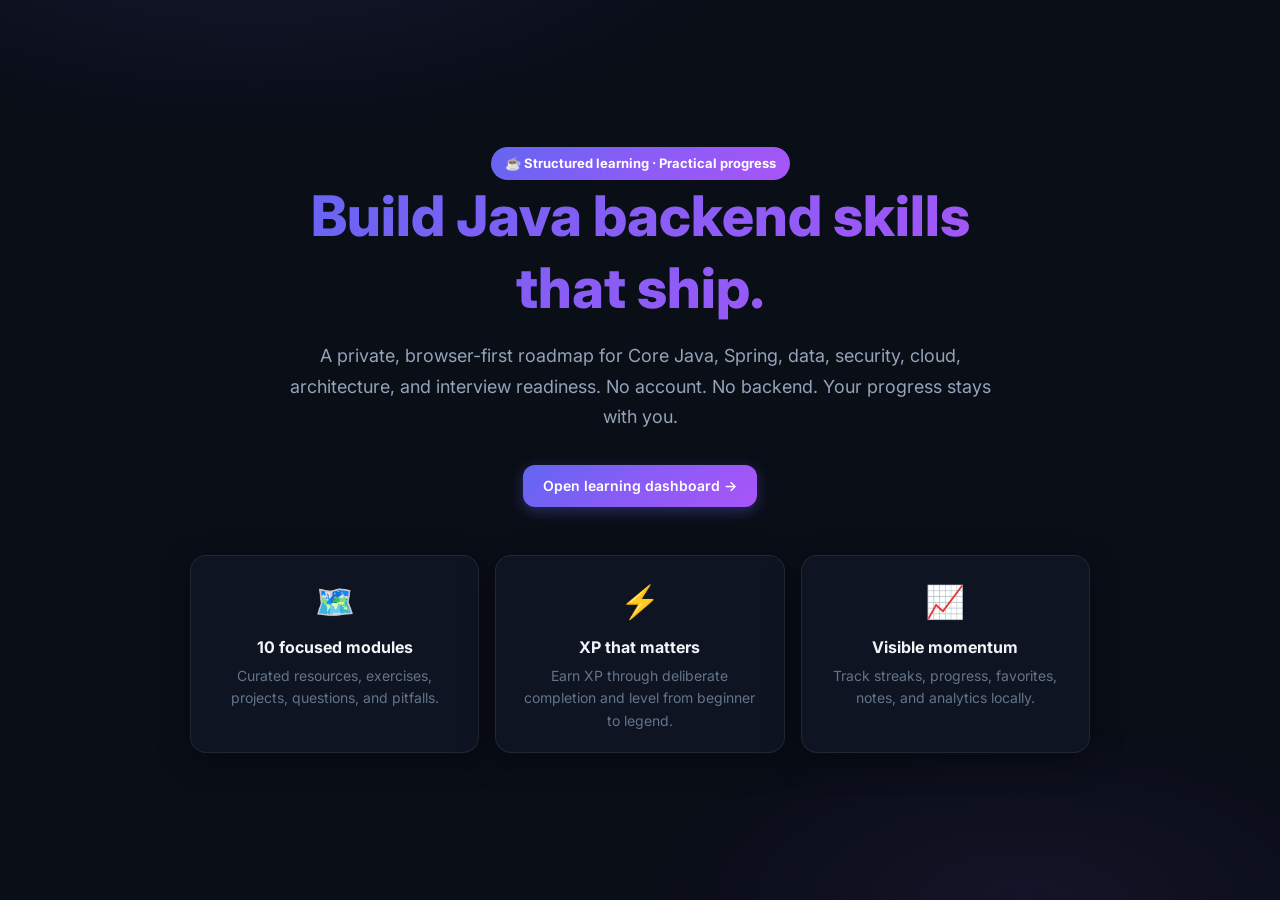
<file: index.html>
<!doctype html>
<html lang="en">

<head>
    <meta charset="utf-8">
    <meta name="viewport" content="width=device-width,initial-scale=1">
    <meta name="theme-color" content="#090b16">
    <title>Java Backend Learning Dashboard</title>
    <link rel="stylesheet" href="css/main.css">
    <link rel="icon" href="assets/favicon.ico">
</head>

<body>
    <main class="landing">
        <div class="landing__hero">
            <div class="level-badge">☕ Structured learning · Practical progress</div>
            <h1 class="landing__title">Build Java backend skills that ship.</h1>
            <p class="landing__subtitle">A private, browser-first roadmap for Core Java, Spring, data, security, cloud,
                architecture, and interview readiness. No account. No backend. Your progress stays with you.</p><a
                class="btn btn--primary" href="dashboard.html">Open learning dashboard →</a>
        </div>
        <section class="landing__features">
            <article class="glass-card landing__feature">
                <div class="landing__feature-icon">🗺️</div>
                <div class="landing__feature-title">10 focused modules</div>
                <div class="landing__feature-desc">Curated resources, exercises, projects, questions, and pitfalls.
                </div>
            </article>
            <article class="glass-card landing__feature">
                <div class="landing__feature-icon">⚡</div>
                <div class="landing__feature-title">XP that matters</div>
                <div class="landing__feature-desc">Earn XP through deliberate completion and level from beginner to
                    legend.</div>
            </article>
            <article class="glass-card landing__feature">
                <div class="landing__feature-icon">📈</div>
                <div class="landing__feature-title">Visible momentum</div>
                <div class="landing__feature-desc">Track streaks, progress, favorites, notes, and analytics locally.
                </div>
            </article>
        </section>
    </main>
</body>

</html>
</file>
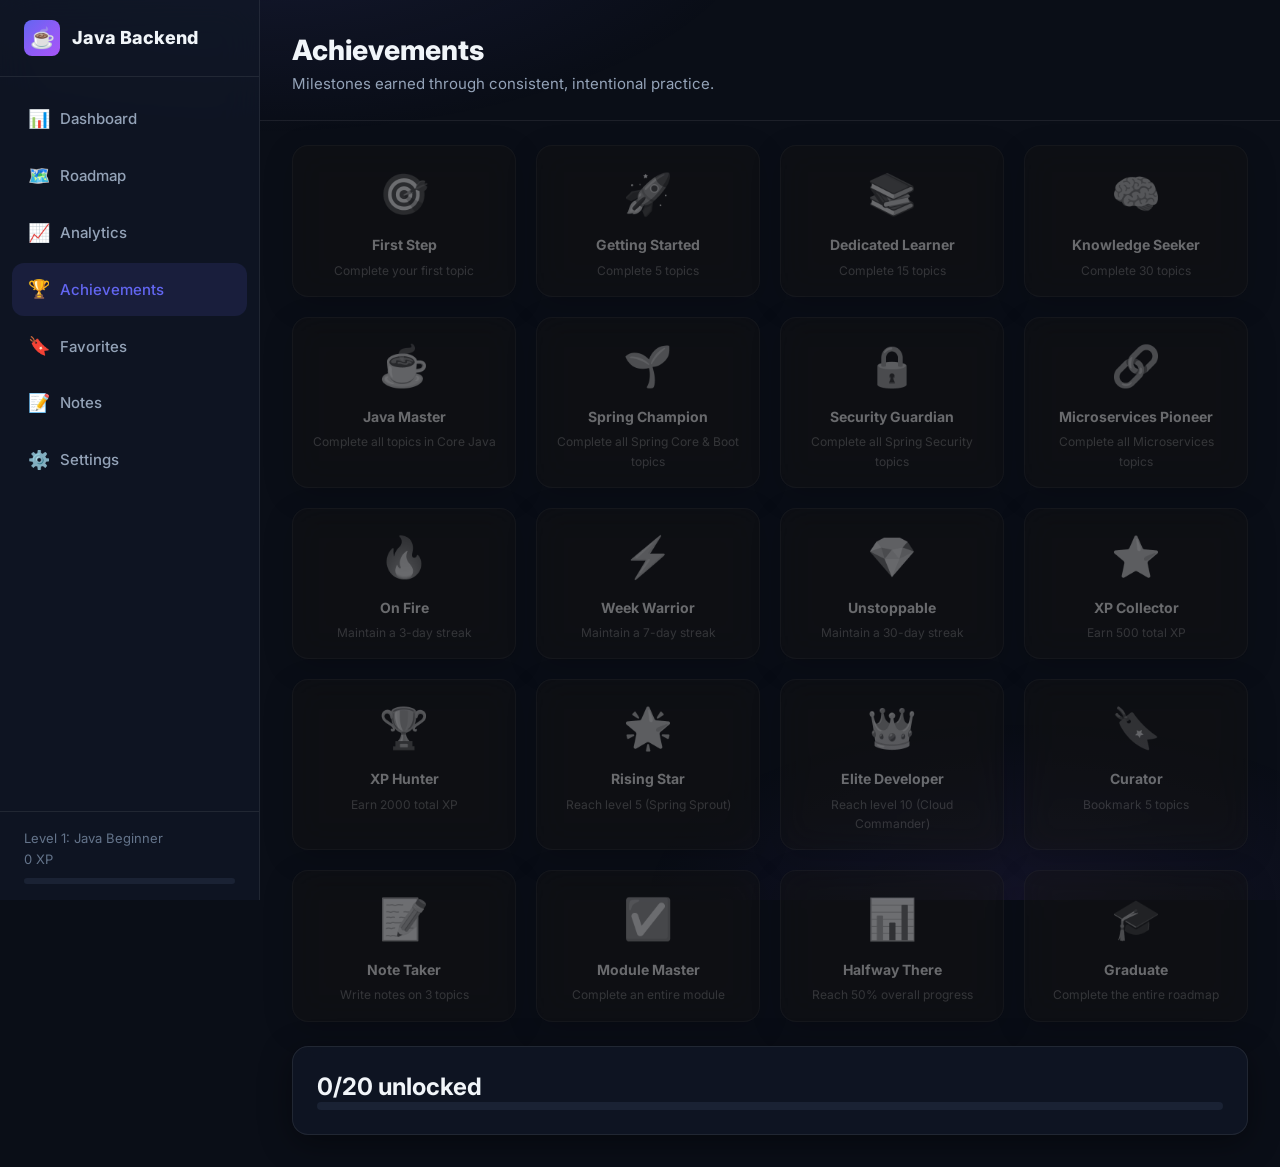
<file: achievements.html>
<!doctype html><html lang="en"><head><meta charset="utf-8"><meta name="viewport" content="width=device-width,initial-scale=1"><title>Achievements · Java Backend</title><link rel="stylesheet" href="css/main.css"></head><body><script src="js/data/core-java.js"></script><script src="js/data/jvm-concurrency.js"></script><script src="js/data/spring-core-boot.js"></script><script src="js/data/microservices.js"></script><script src="js/data/testing.js"></script><script src="js/data/advanced-modules.js"></script><script src="js/modules.js"></script><script src="js/storage.js"></script><script src="js/xp.js"></script><script src="js/progress.js"></script><script src="js/achievements.js"></script><script src="js/ui.js"></script><script src="js/app.js"></script><script src="js/charts.js"></script><script src="js/pages.js"></script><script>Pages.achievements()</script></body></html>
</file>
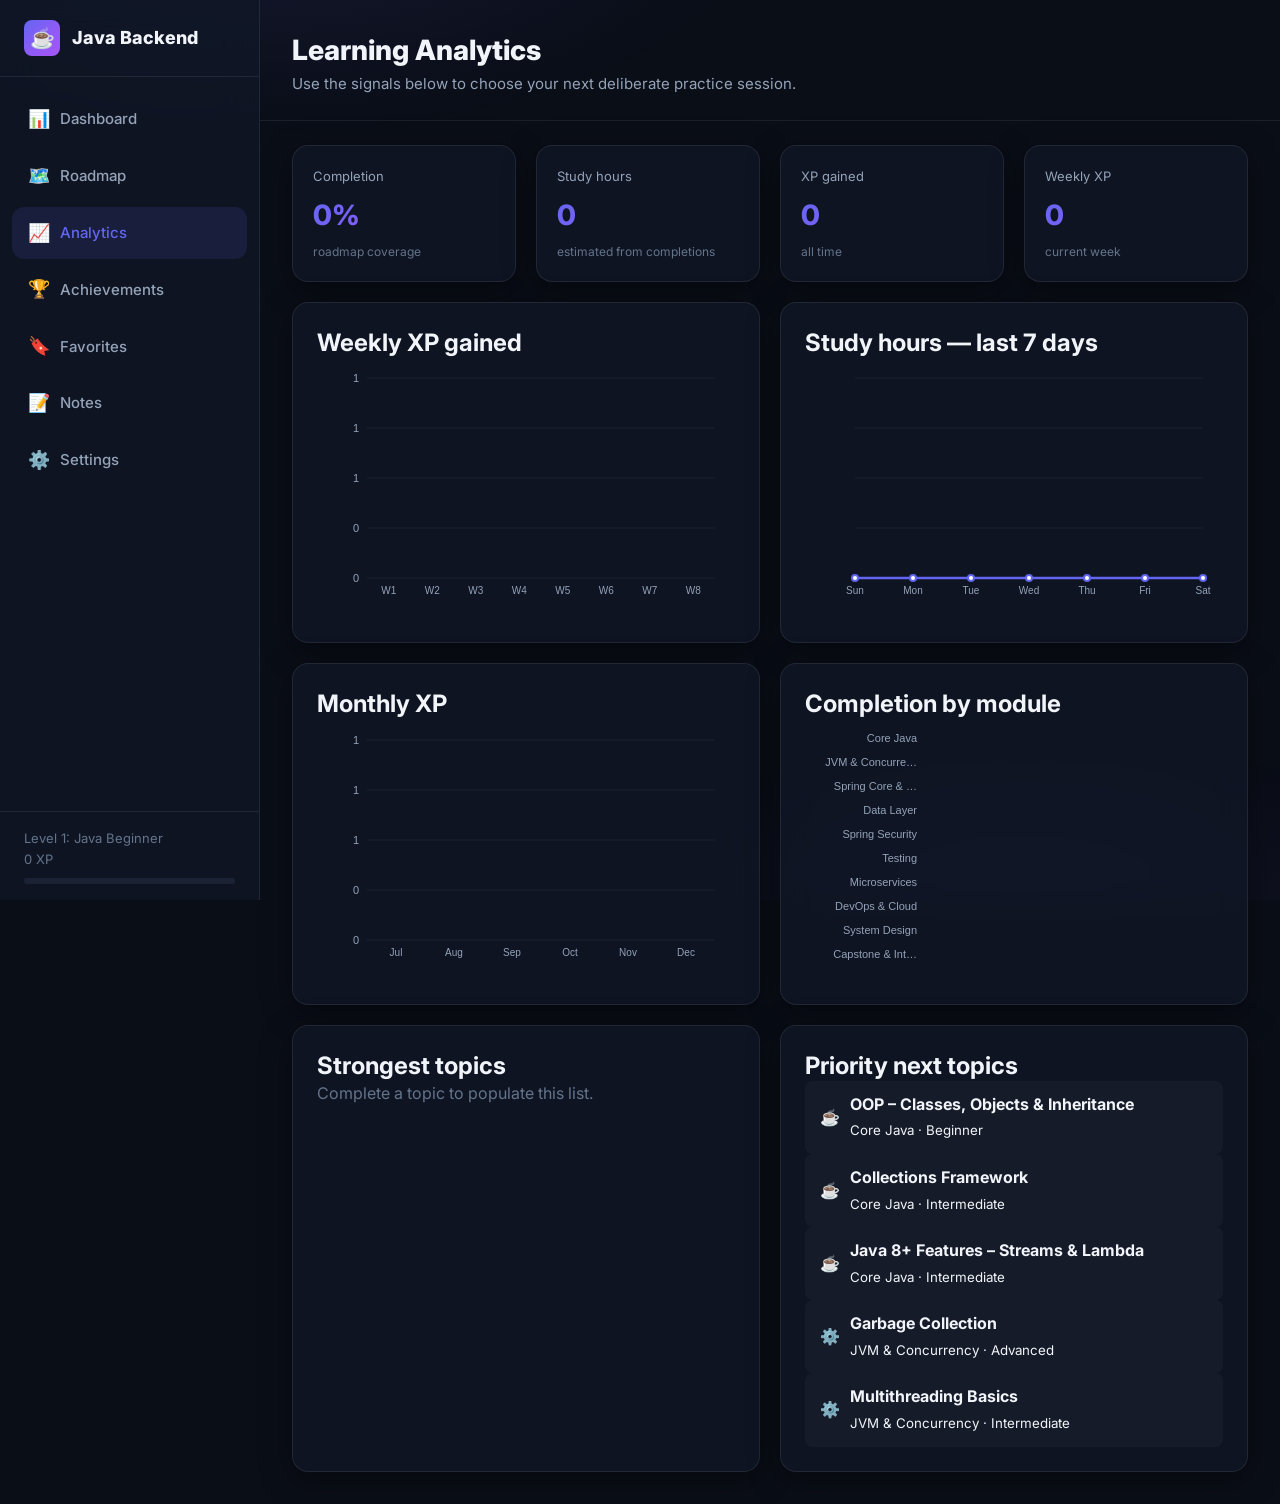
<file: analytics.html>
<!doctype html><html lang="en"><head><meta charset="utf-8"><meta name="viewport" content="width=device-width,initial-scale=1"><title>Analytics · Java Backend</title><link rel="stylesheet" href="css/main.css"></head><body><script src="js/data/core-java.js"></script><script src="js/data/jvm-concurrency.js"></script><script src="js/data/spring-core-boot.js"></script><script src="js/data/microservices.js"></script><script src="js/data/testing.js"></script><script src="js/data/advanced-modules.js"></script><script src="js/modules.js"></script><script src="js/storage.js"></script><script src="js/xp.js"></script><script src="js/progress.js"></script><script src="js/achievements.js"></script><script src="js/ui.js"></script><script src="js/app.js"></script><script src="js/charts.js"></script><script src="js/pages.js"></script><script>Pages.analytics()</script></body></html>
</file>
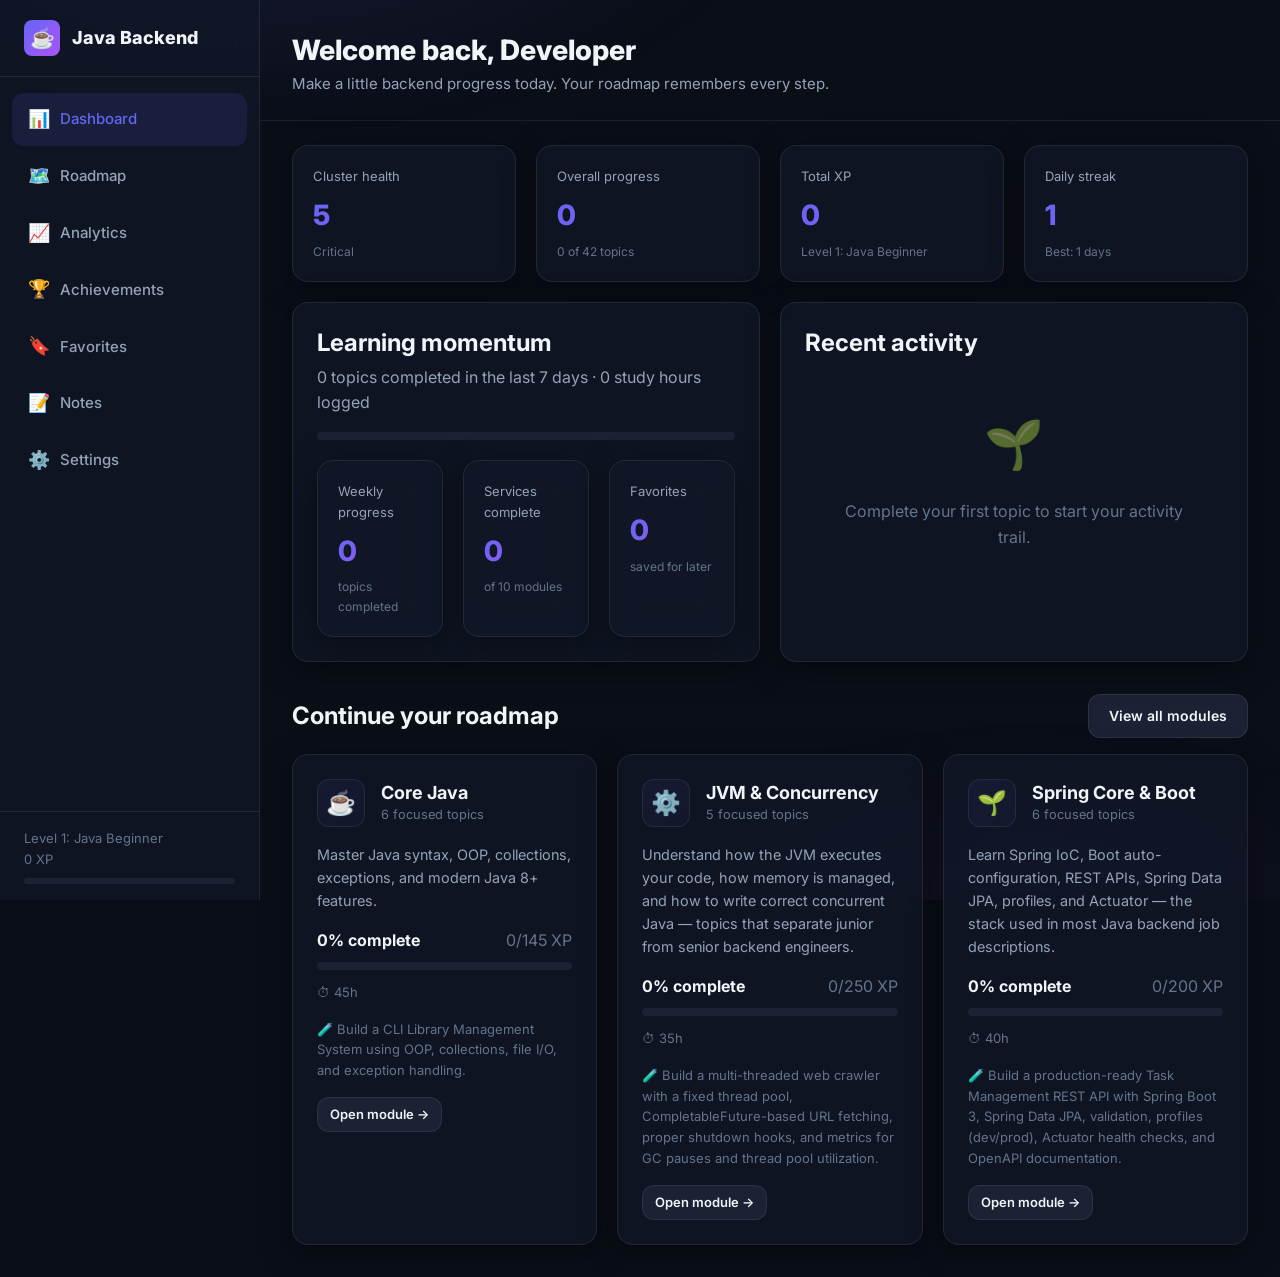
<file: dashboard.html>
<!doctype html><html lang="en"><head><meta charset="utf-8"><meta name="viewport" content="width=device-width,initial-scale=1"><title>Dashboard · Java Backend</title><link rel="stylesheet" href="css/main.css"></head><body><script src="js/data/core-java.js"></script><script src="js/data/jvm-concurrency.js"></script><script src="js/data/spring-core-boot.js"></script><script src="js/data/microservices.js"></script><script src="js/data/testing.js"></script><script src="js/data/advanced-modules.js"></script><script src="js/modules.js"></script><script src="js/storage.js"></script><script src="js/xp.js"></script><script src="js/progress.js"></script><script src="js/achievements.js"></script><script src="js/ui.js"></script><script src="js/app.js"></script><script src="js/charts.js"></script><script src="js/pages.js"></script><script>Pages.dashboard()</script></body></html>
</file>
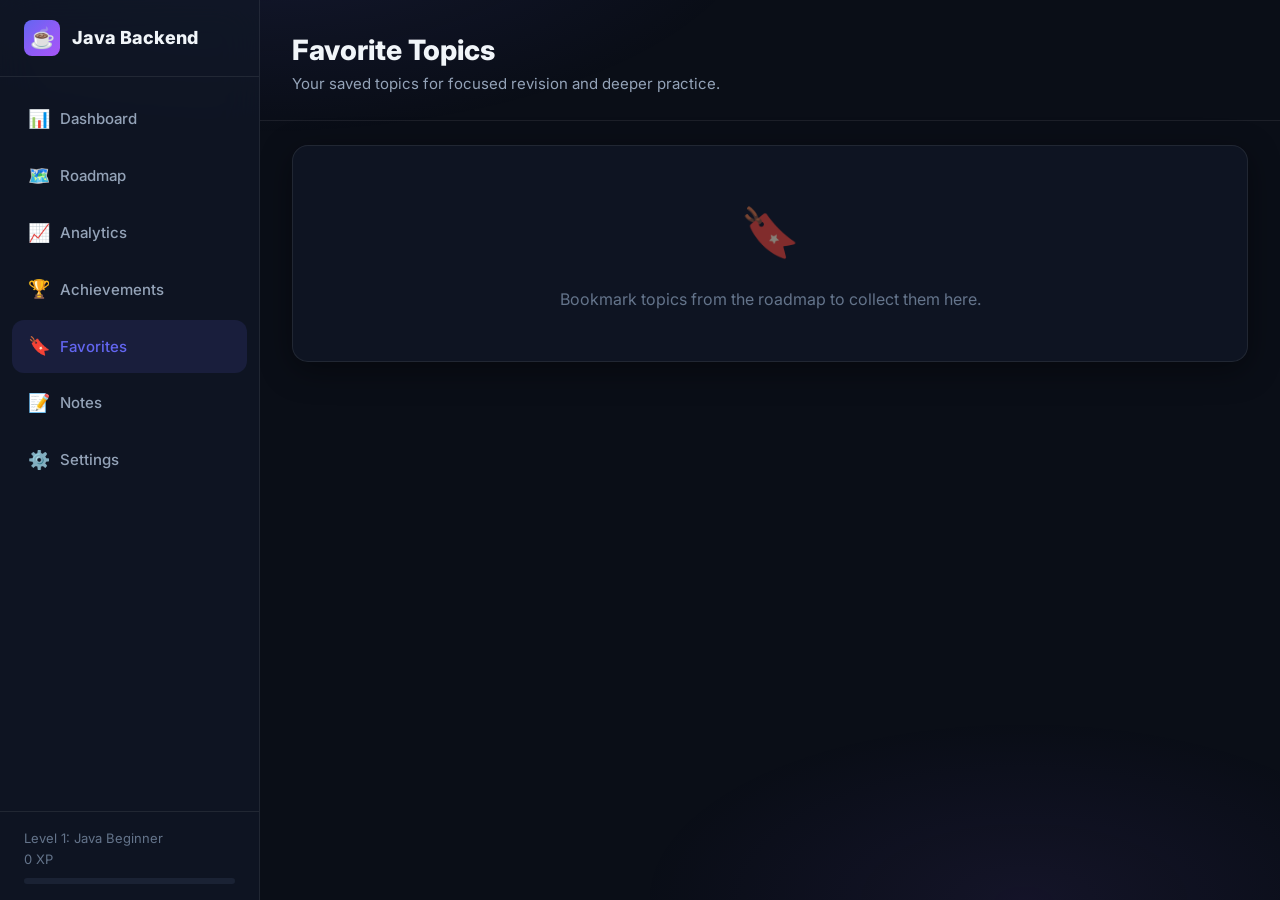
<file: favorites.html>
<!doctype html><html lang="en"><head><meta charset="utf-8"><meta name="viewport" content="width=device-width,initial-scale=1"><title>Favorites · Java Backend</title><link rel="stylesheet" href="css/main.css"></head><body><script src="js/data/core-java.js"></script><script src="js/data/jvm-concurrency.js"></script><script src="js/data/spring-core-boot.js"></script><script src="js/data/microservices.js"></script><script src="js/data/testing.js"></script><script src="js/data/advanced-modules.js"></script><script src="js/modules.js"></script><script src="js/storage.js"></script><script src="js/xp.js"></script><script src="js/progress.js"></script><script src="js/achievements.js"></script><script src="js/ui.js"></script><script src="js/app.js"></script><script src="js/charts.js"></script><script src="js/pages.js"></script><script>Pages.favorites()</script></body></html>
</file>
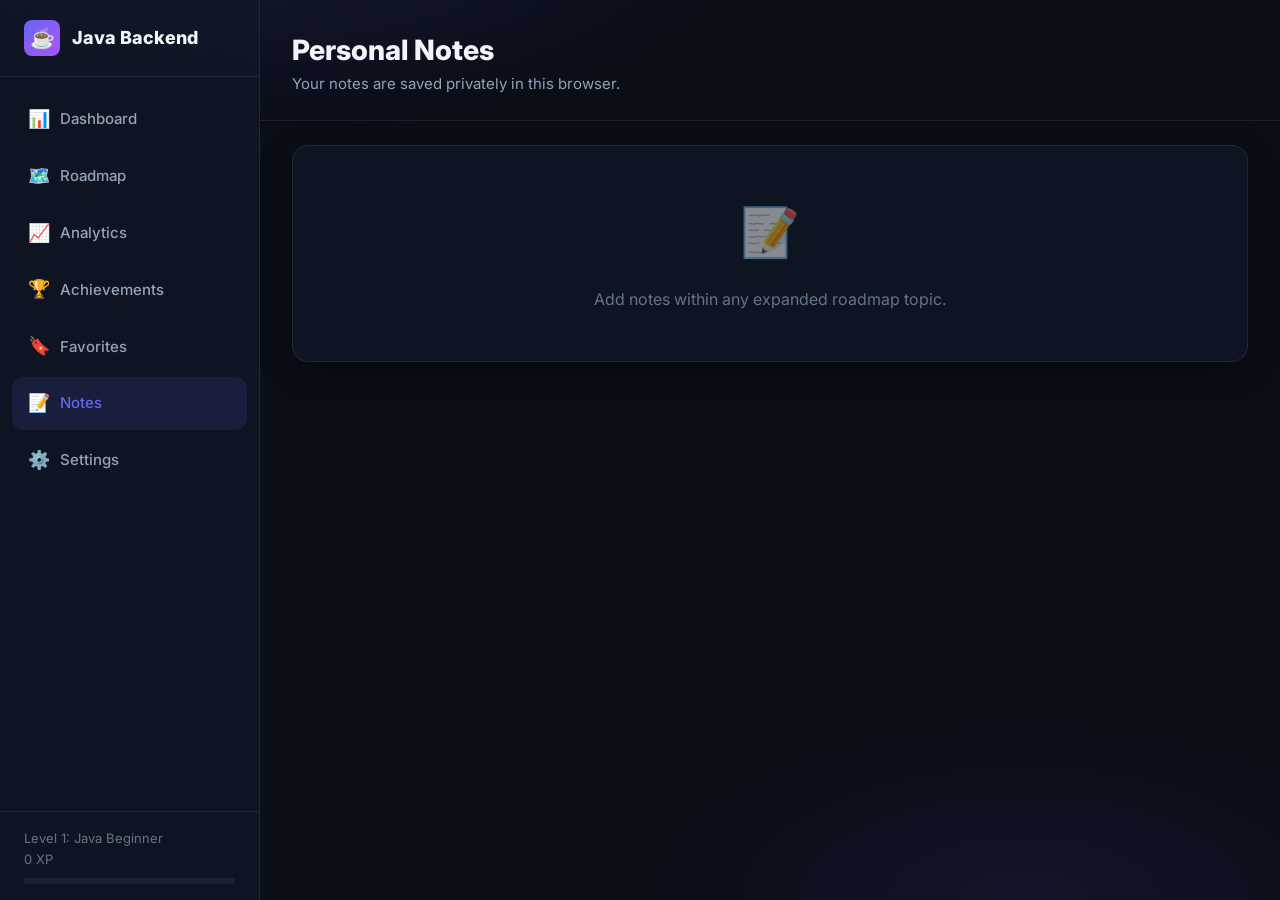
<file: notes.html>
<!doctype html><html lang="en"><head><meta charset="utf-8"><meta name="viewport" content="width=device-width,initial-scale=1"><title>Notes · Java Backend</title><link rel="stylesheet" href="css/main.css"></head><body><script src="js/data/core-java.js"></script><script src="js/data/jvm-concurrency.js"></script><script src="js/data/spring-core-boot.js"></script><script src="js/data/microservices.js"></script><script src="js/data/testing.js"></script><script src="js/data/advanced-modules.js"></script><script src="js/modules.js"></script><script src="js/storage.js"></script><script src="js/xp.js"></script><script src="js/progress.js"></script><script src="js/achievements.js"></script><script src="js/ui.js"></script><script src="js/app.js"></script><script src="js/charts.js"></script><script src="js/pages.js"></script><script>Pages.notes()</script></body></html>
</file>
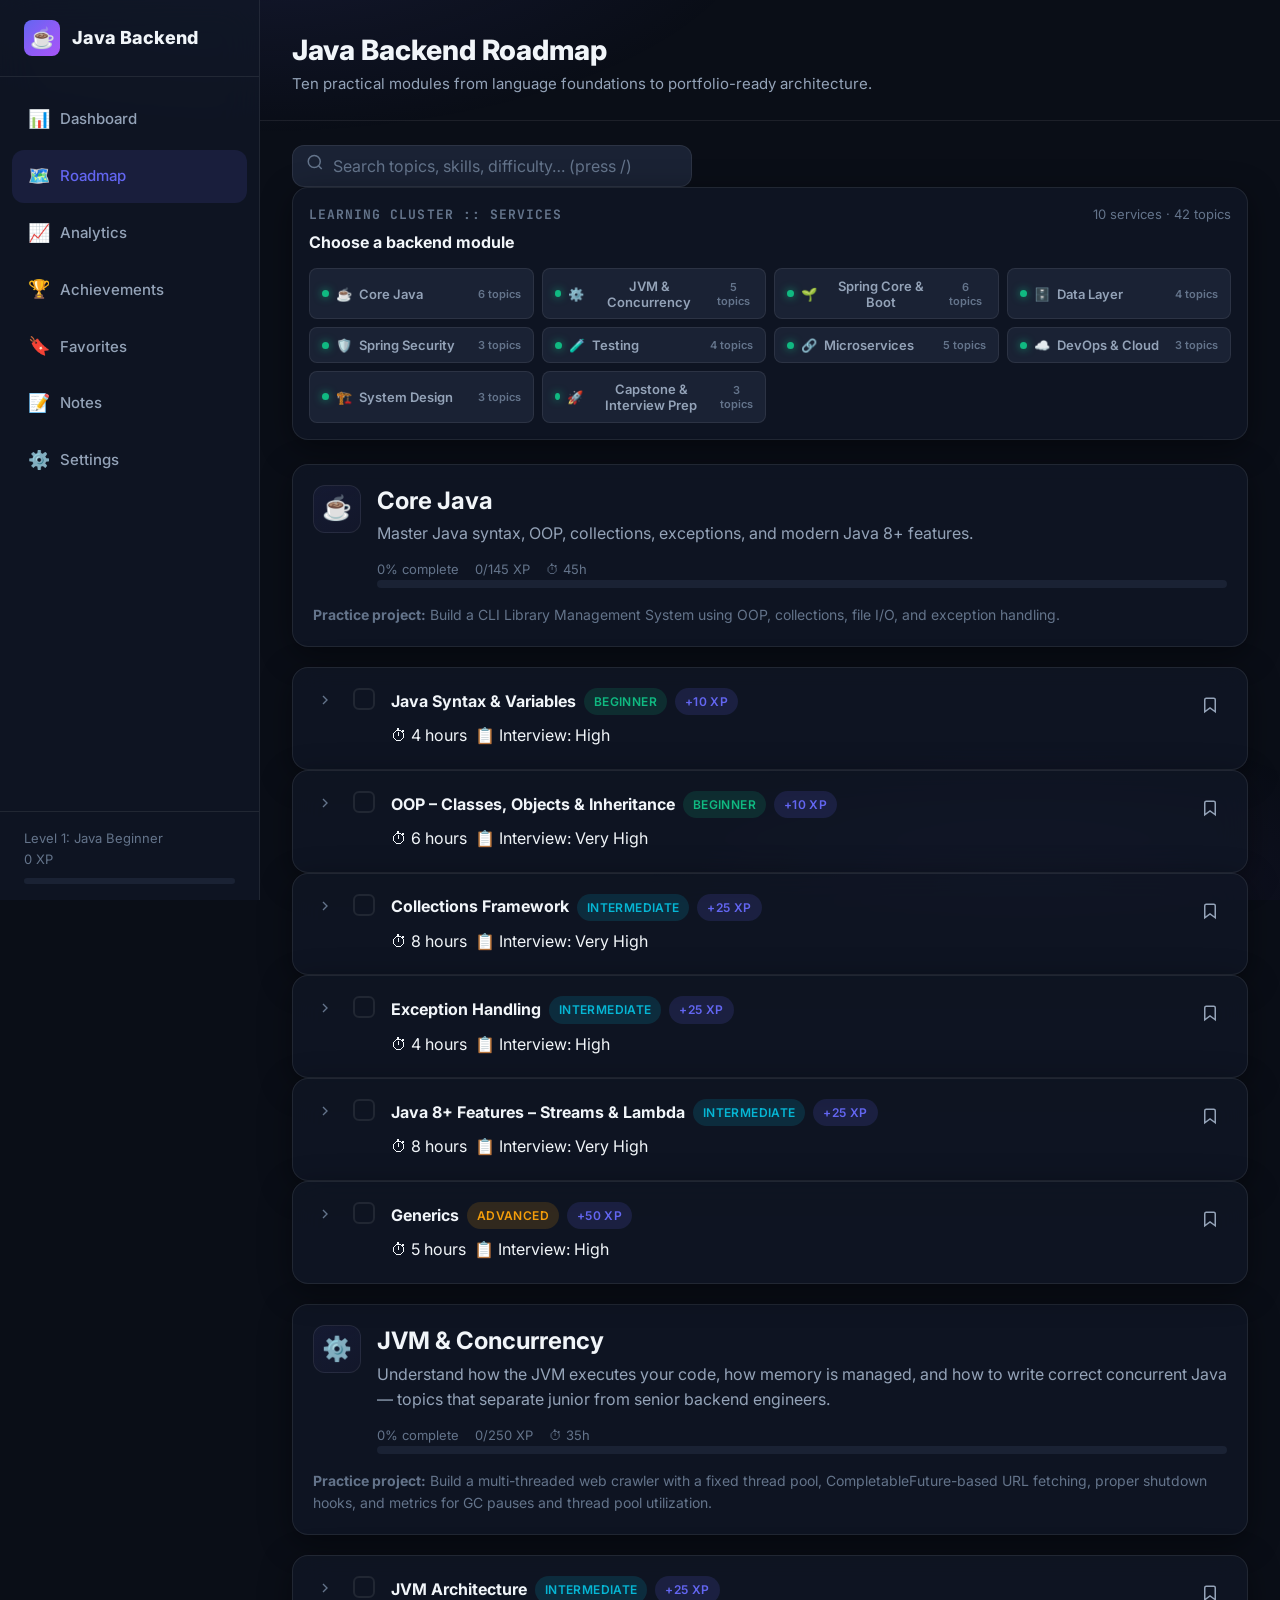
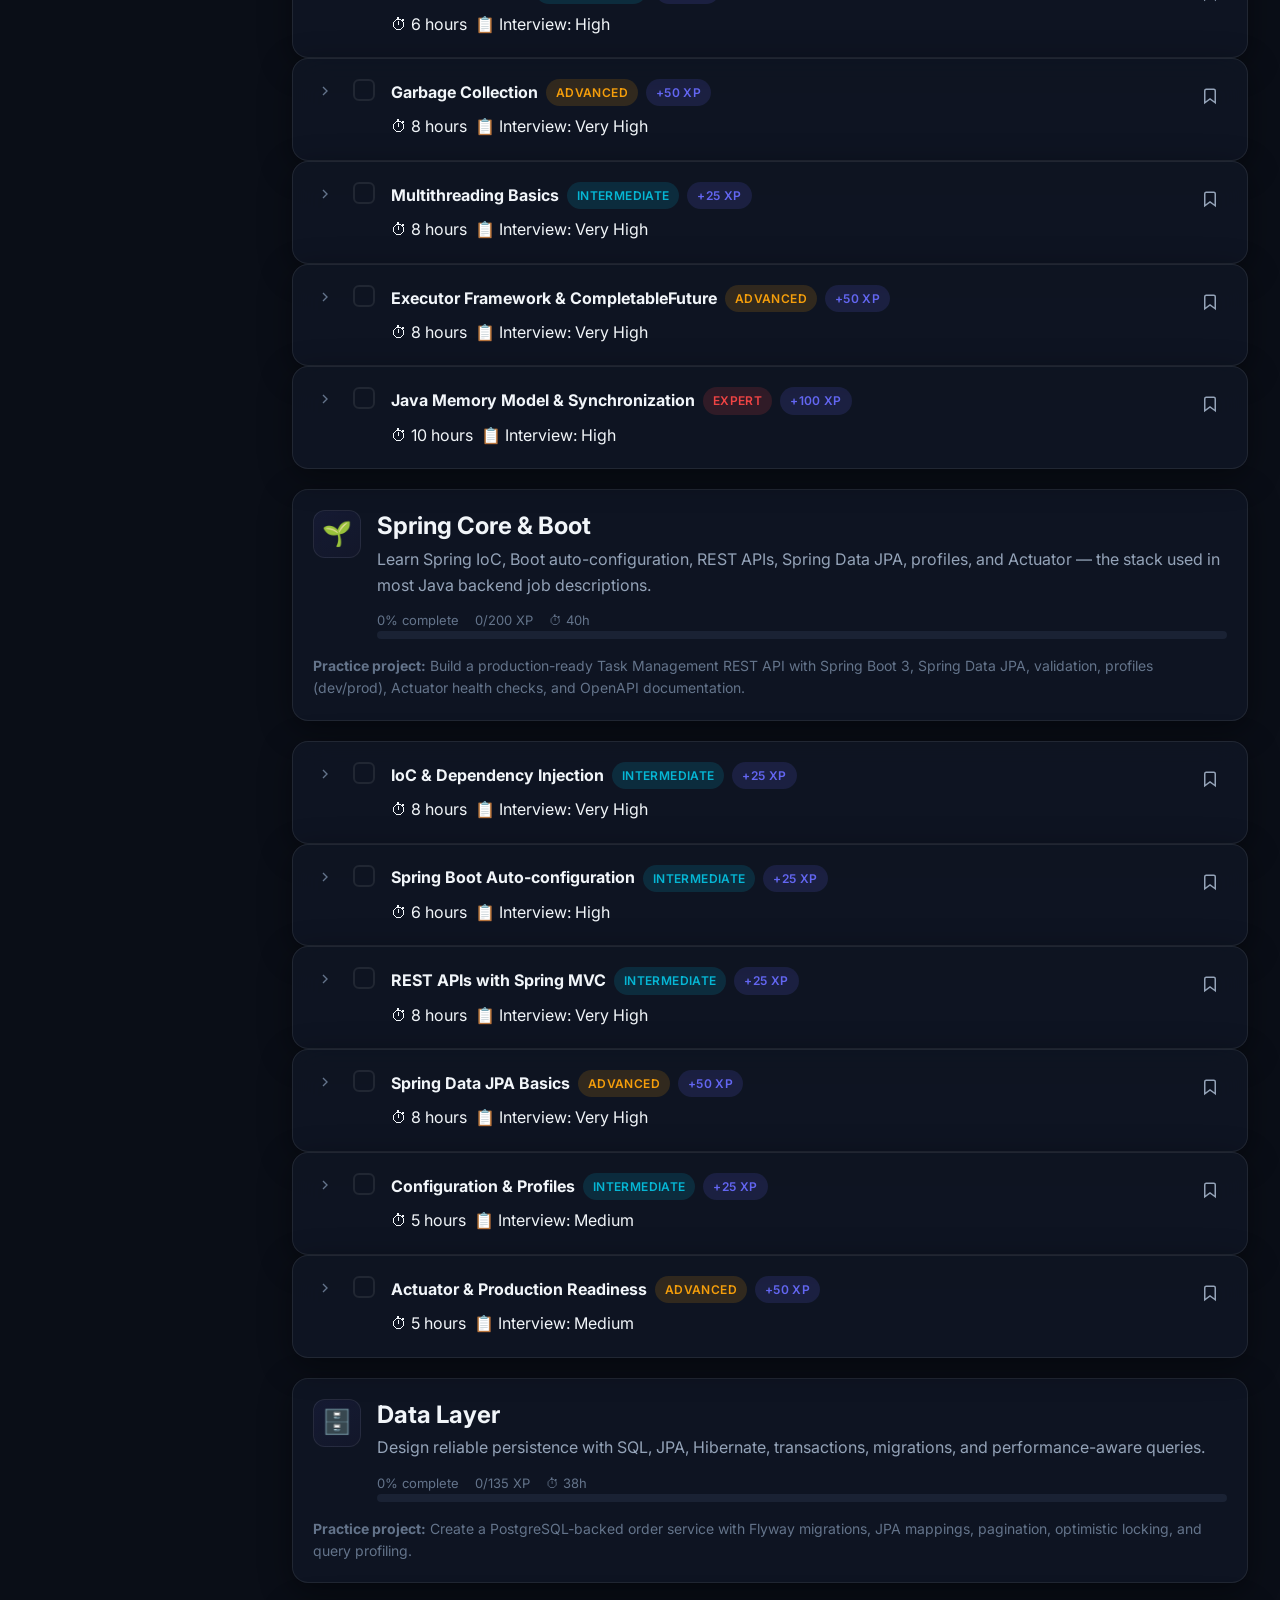
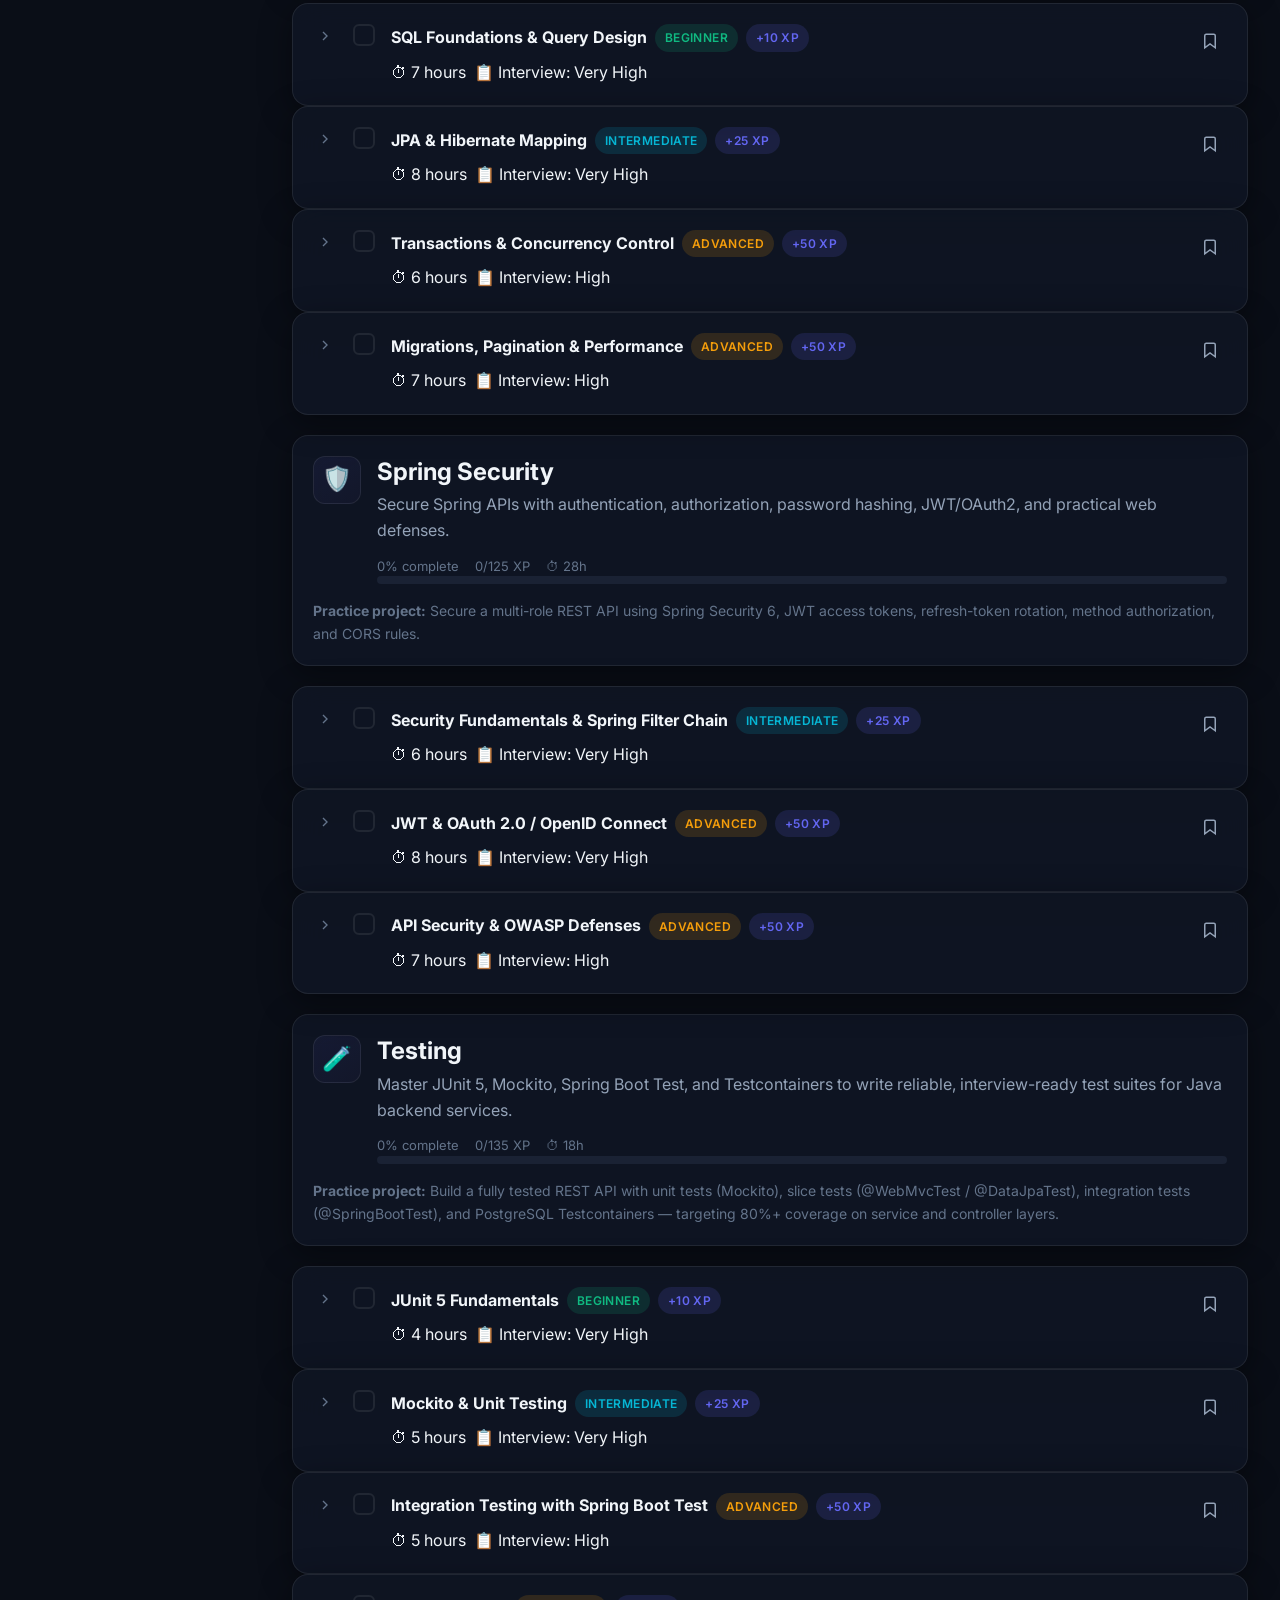
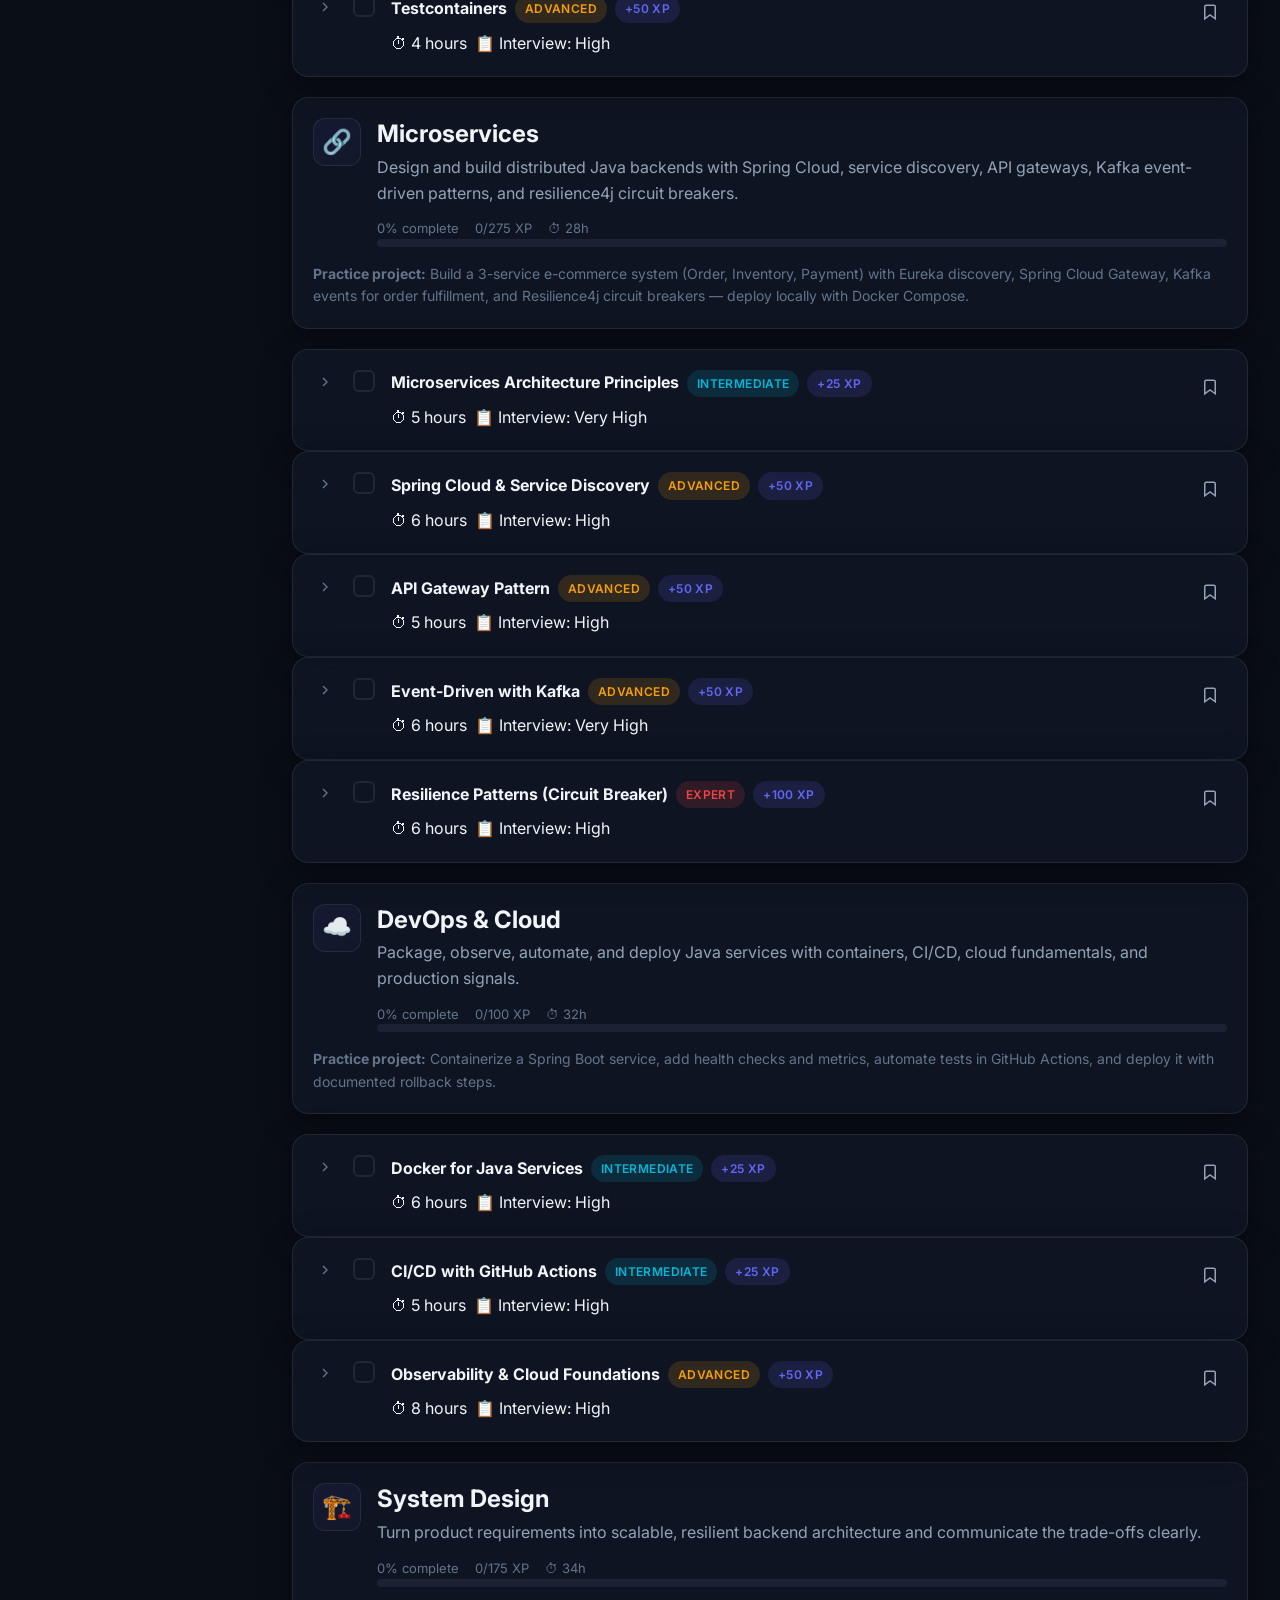
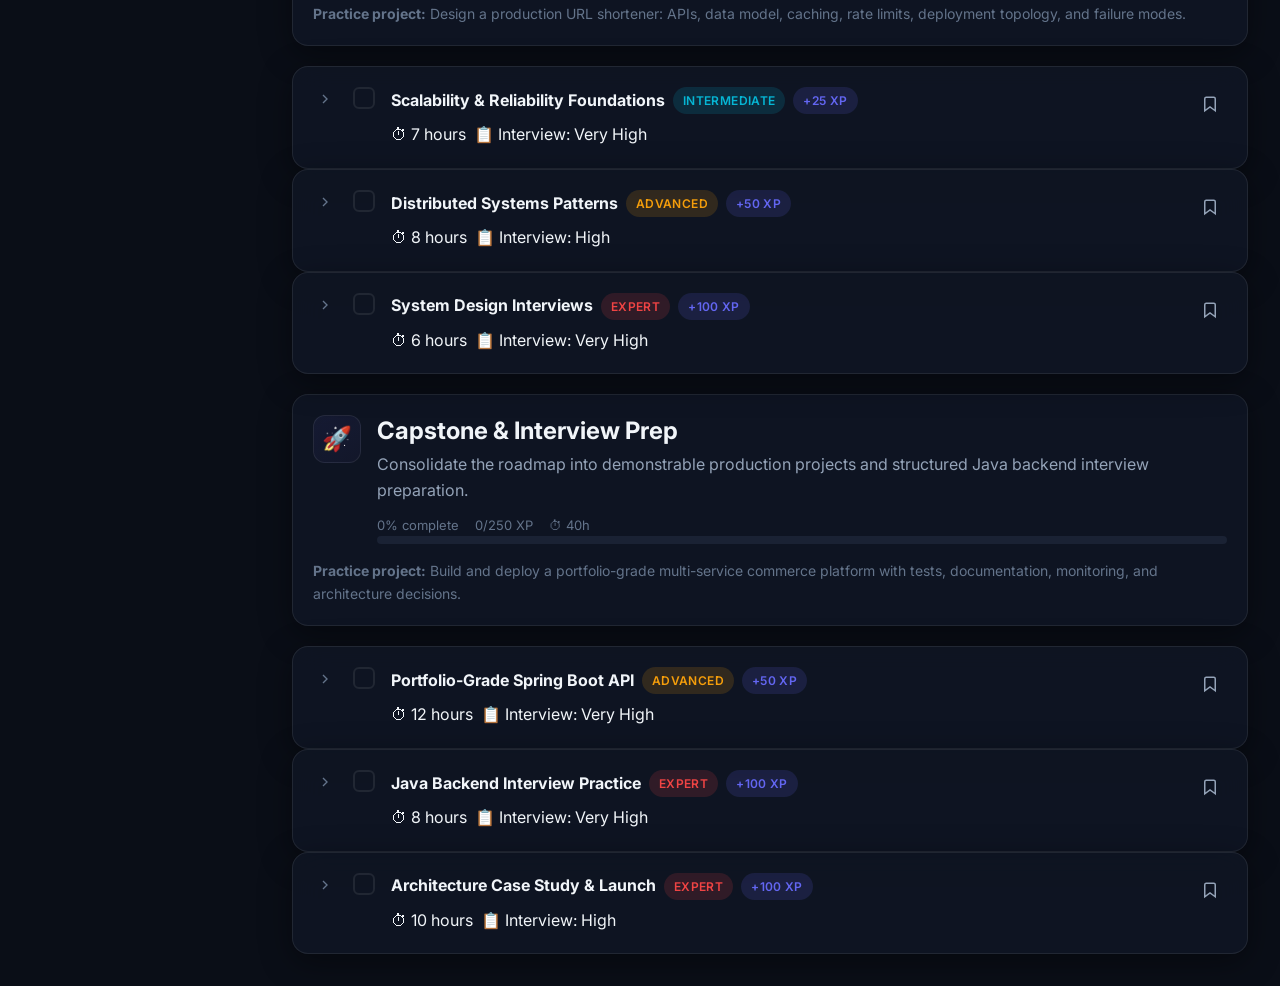
<file: roadmap.html>
<!doctype html><html lang="en"><head><meta charset="utf-8"><meta name="viewport" content="width=device-width,initial-scale=1"><title>Roadmap · Java Backend</title><link rel="stylesheet" href="css/main.css"><link rel="icon" href="assets/favicon.ico"></head><body><script src="js/data/core-java.js"></script><script src="js/data/jvm-concurrency.js"></script><script src="js/data/spring-core-boot.js"></script><script src="js/data/microservices.js"></script><script src="js/data/testing.js"></script><script src="js/data/advanced-modules.js"></script><script src="js/modules.js"></script><script src="js/storage.js"></script><script src="js/xp.js"></script><script src="js/progress.js"></script><script src="js/achievements.js"></script><script src="js/ui.js"></script><script src="js/app.js"></script><script src="js/charts.js"></script><script src="js/pages.js?v=a61af45"></script><script>Pages.roadmap()</script></body></html>
</file>
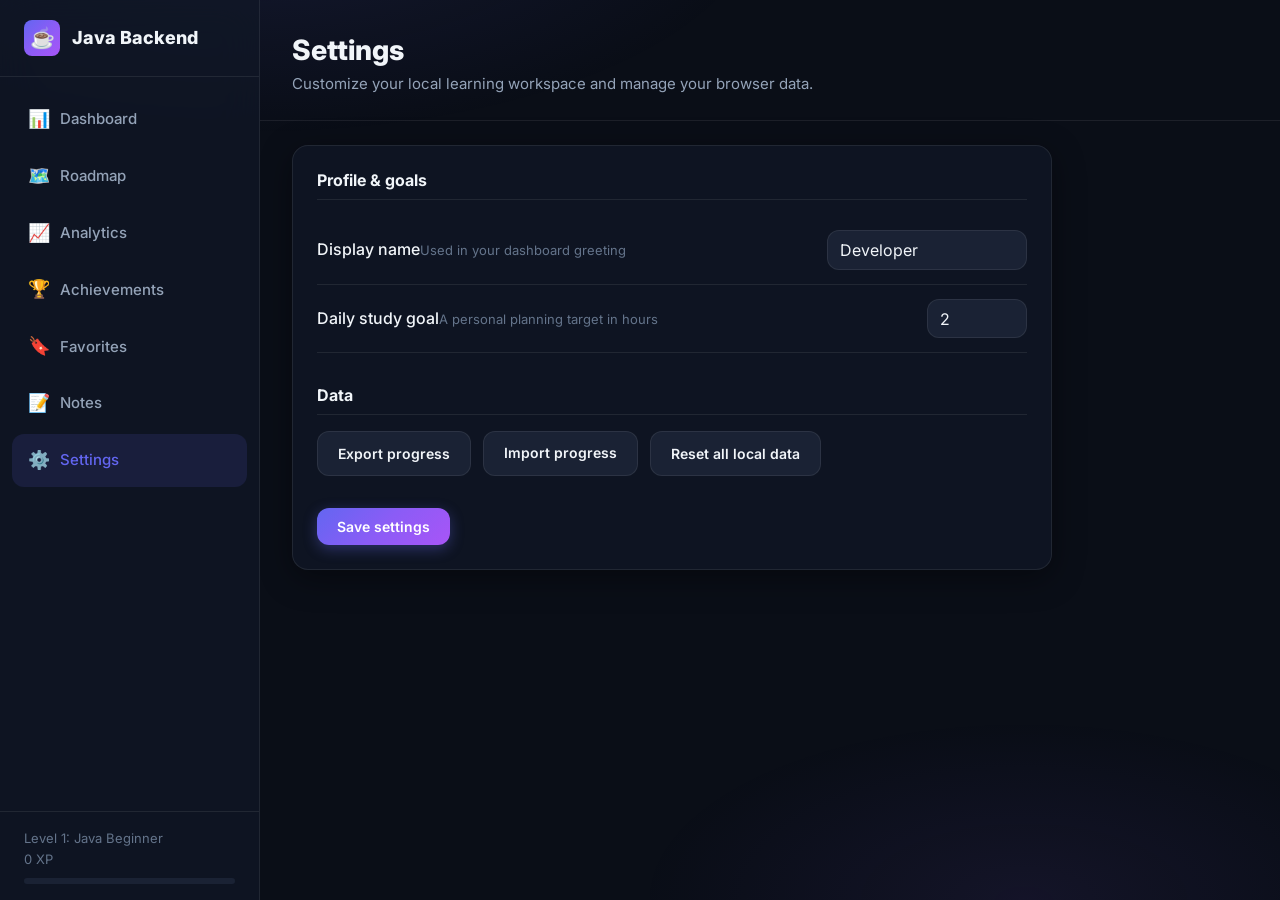
<file: settings.html>
<!doctype html><html lang="en"><head><meta charset="utf-8"><meta name="viewport" content="width=device-width,initial-scale=1"><title>Settings · Java Backend</title><link rel="stylesheet" href="css/main.css"></head><body><script src="js/data/core-java.js"></script><script src="js/data/jvm-concurrency.js"></script><script src="js/data/spring-core-boot.js"></script><script src="js/data/microservices.js"></script><script src="js/data/testing.js"></script><script src="js/data/advanced-modules.js"></script><script src="js/modules.js"></script><script src="js/storage.js"></script><script src="js/xp.js"></script><script src="js/progress.js"></script><script src="js/achievements.js"></script><script src="js/ui.js"></script><script src="js/app.js"></script><script src="js/charts.js"></script><script src="js/pages.js"></script><script>Pages.settings()</script></body></html>
</file>
<file: css/main.css>
@import 'variables.css';
@import 'base.css';
@import 'components.css';
@import 'layout.css';
</file>
